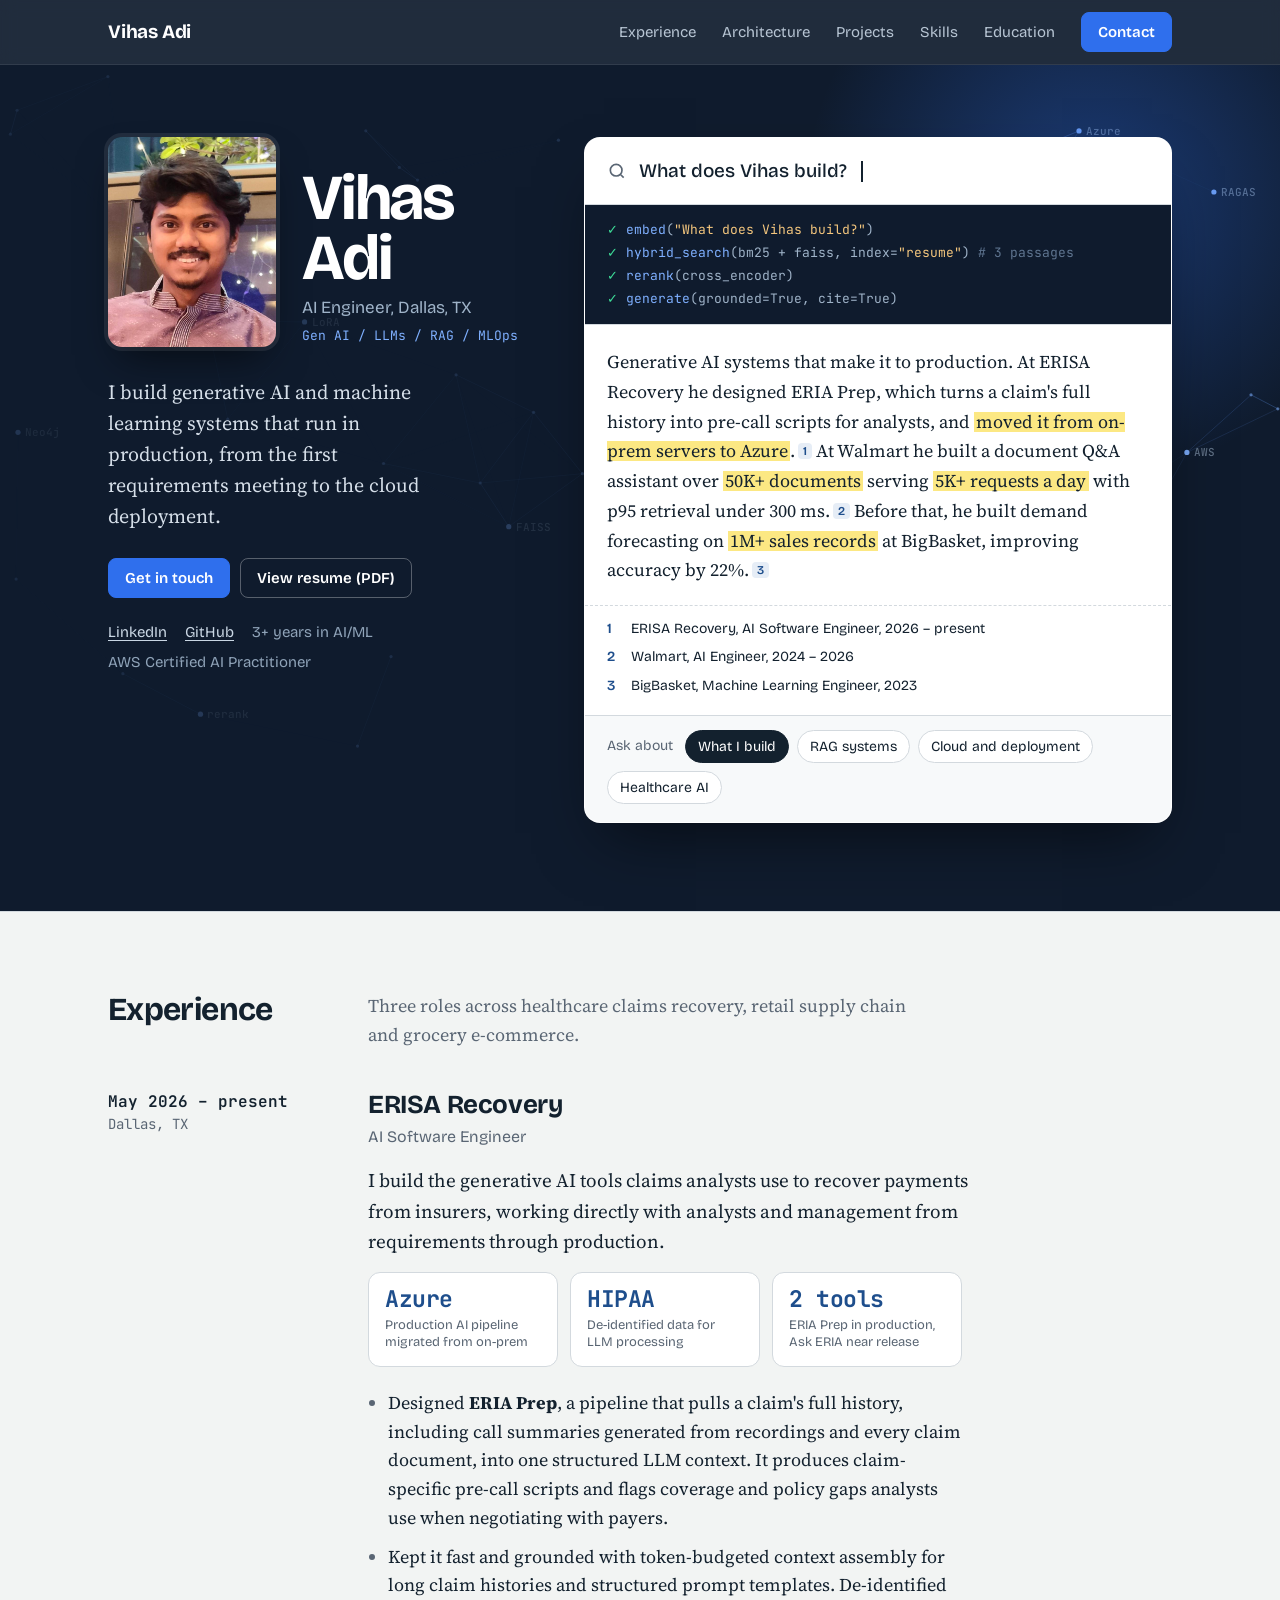
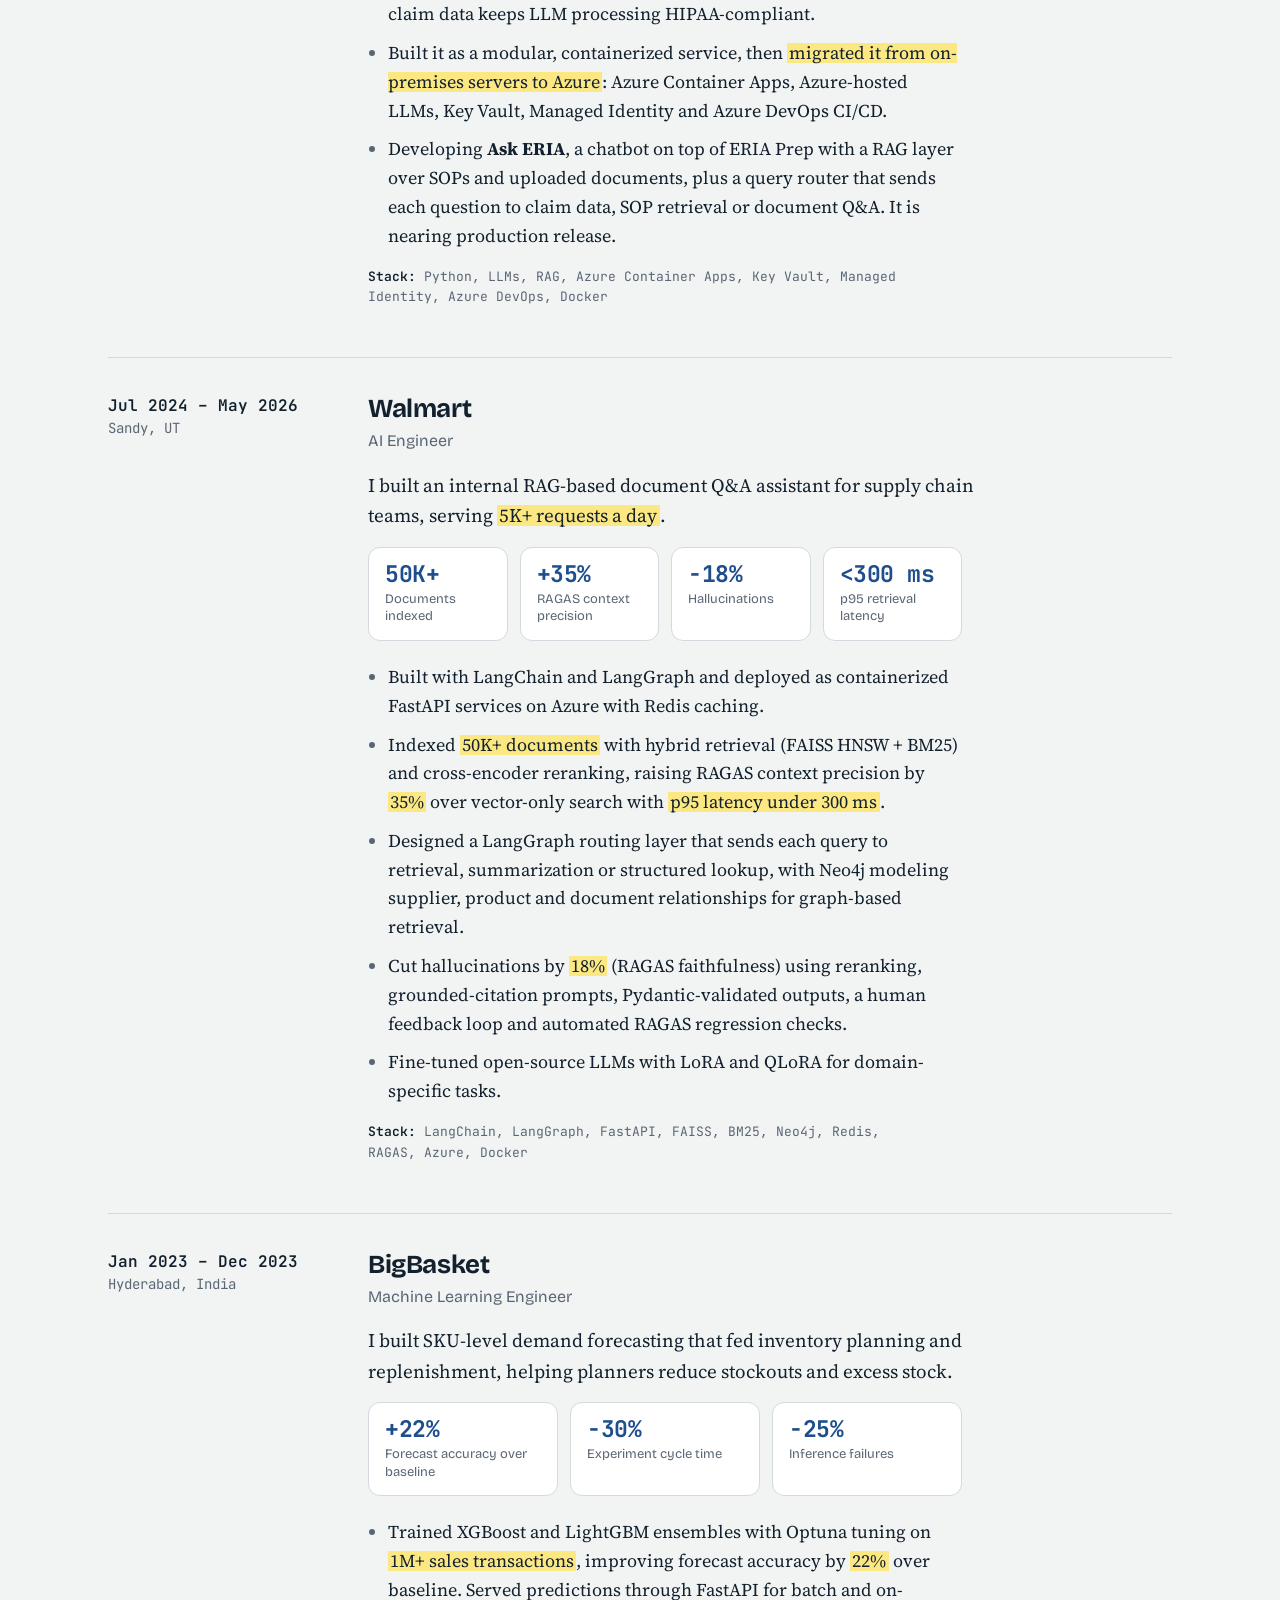
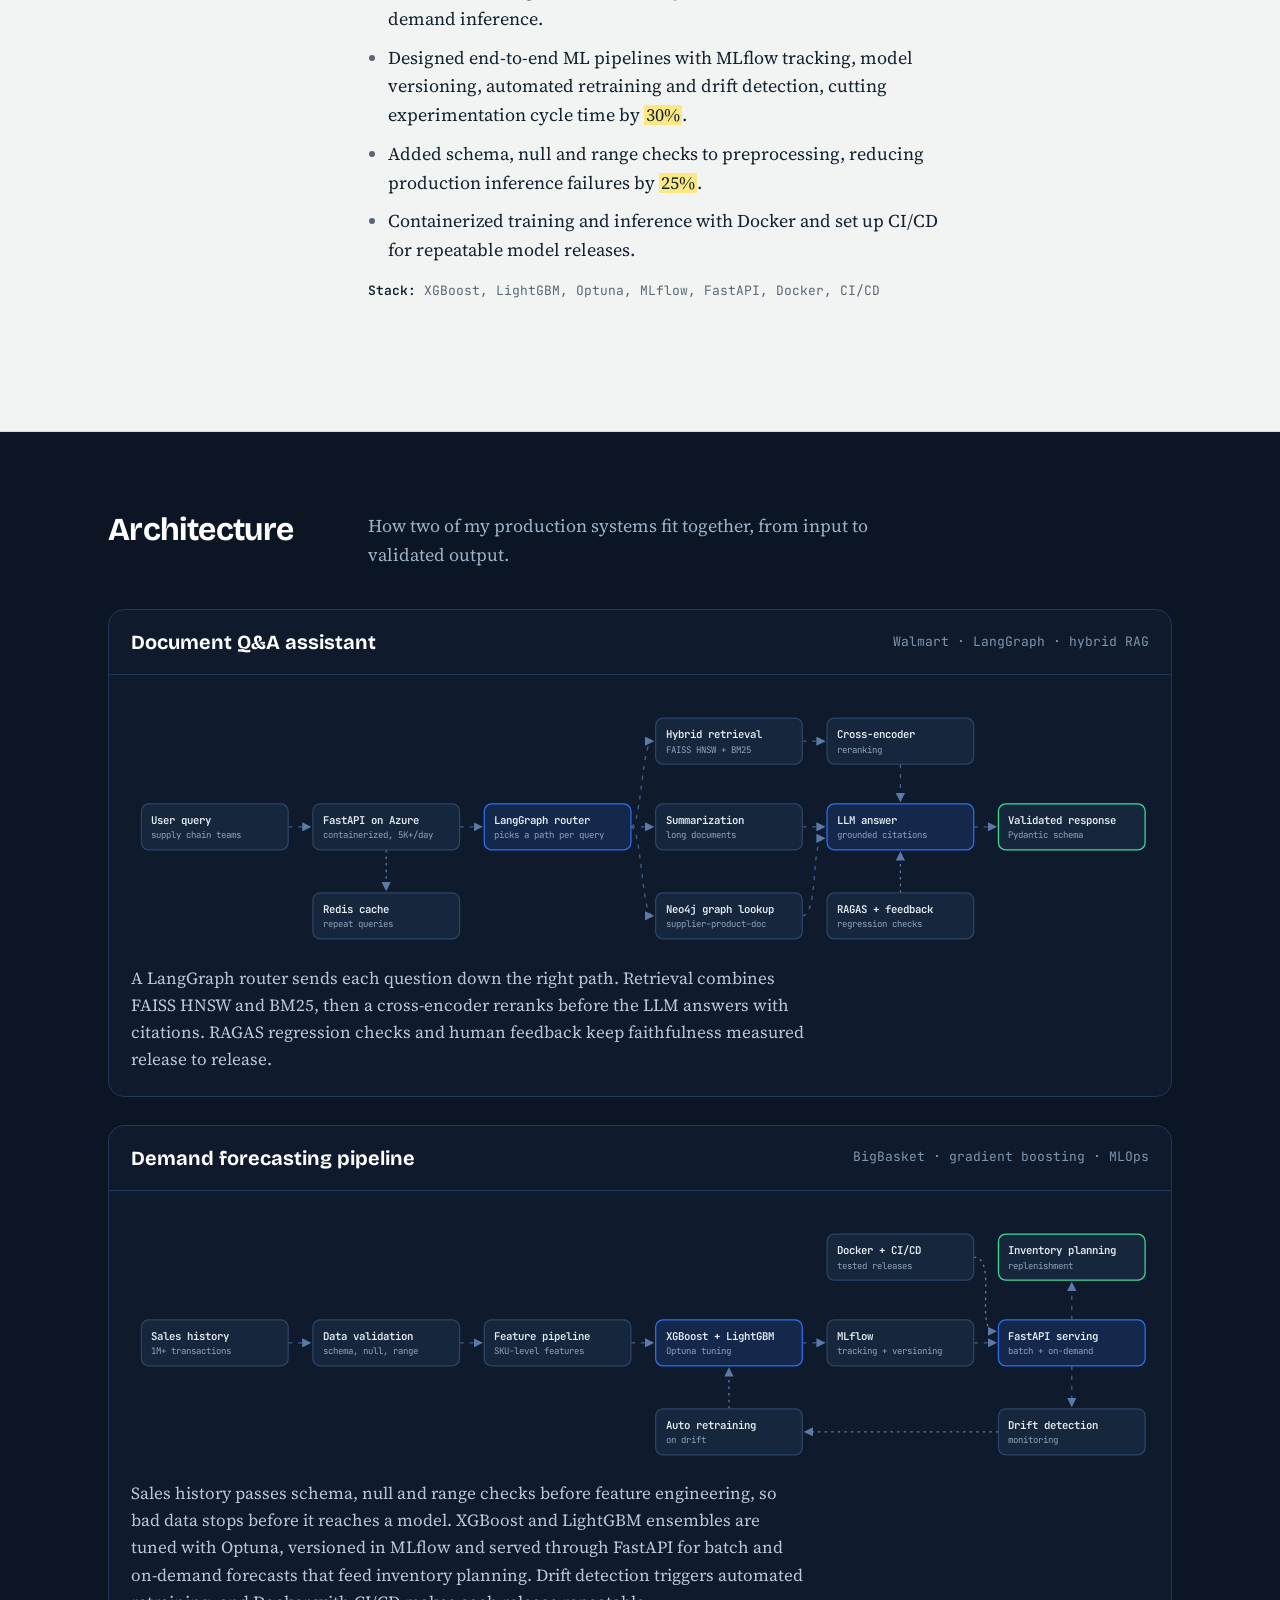
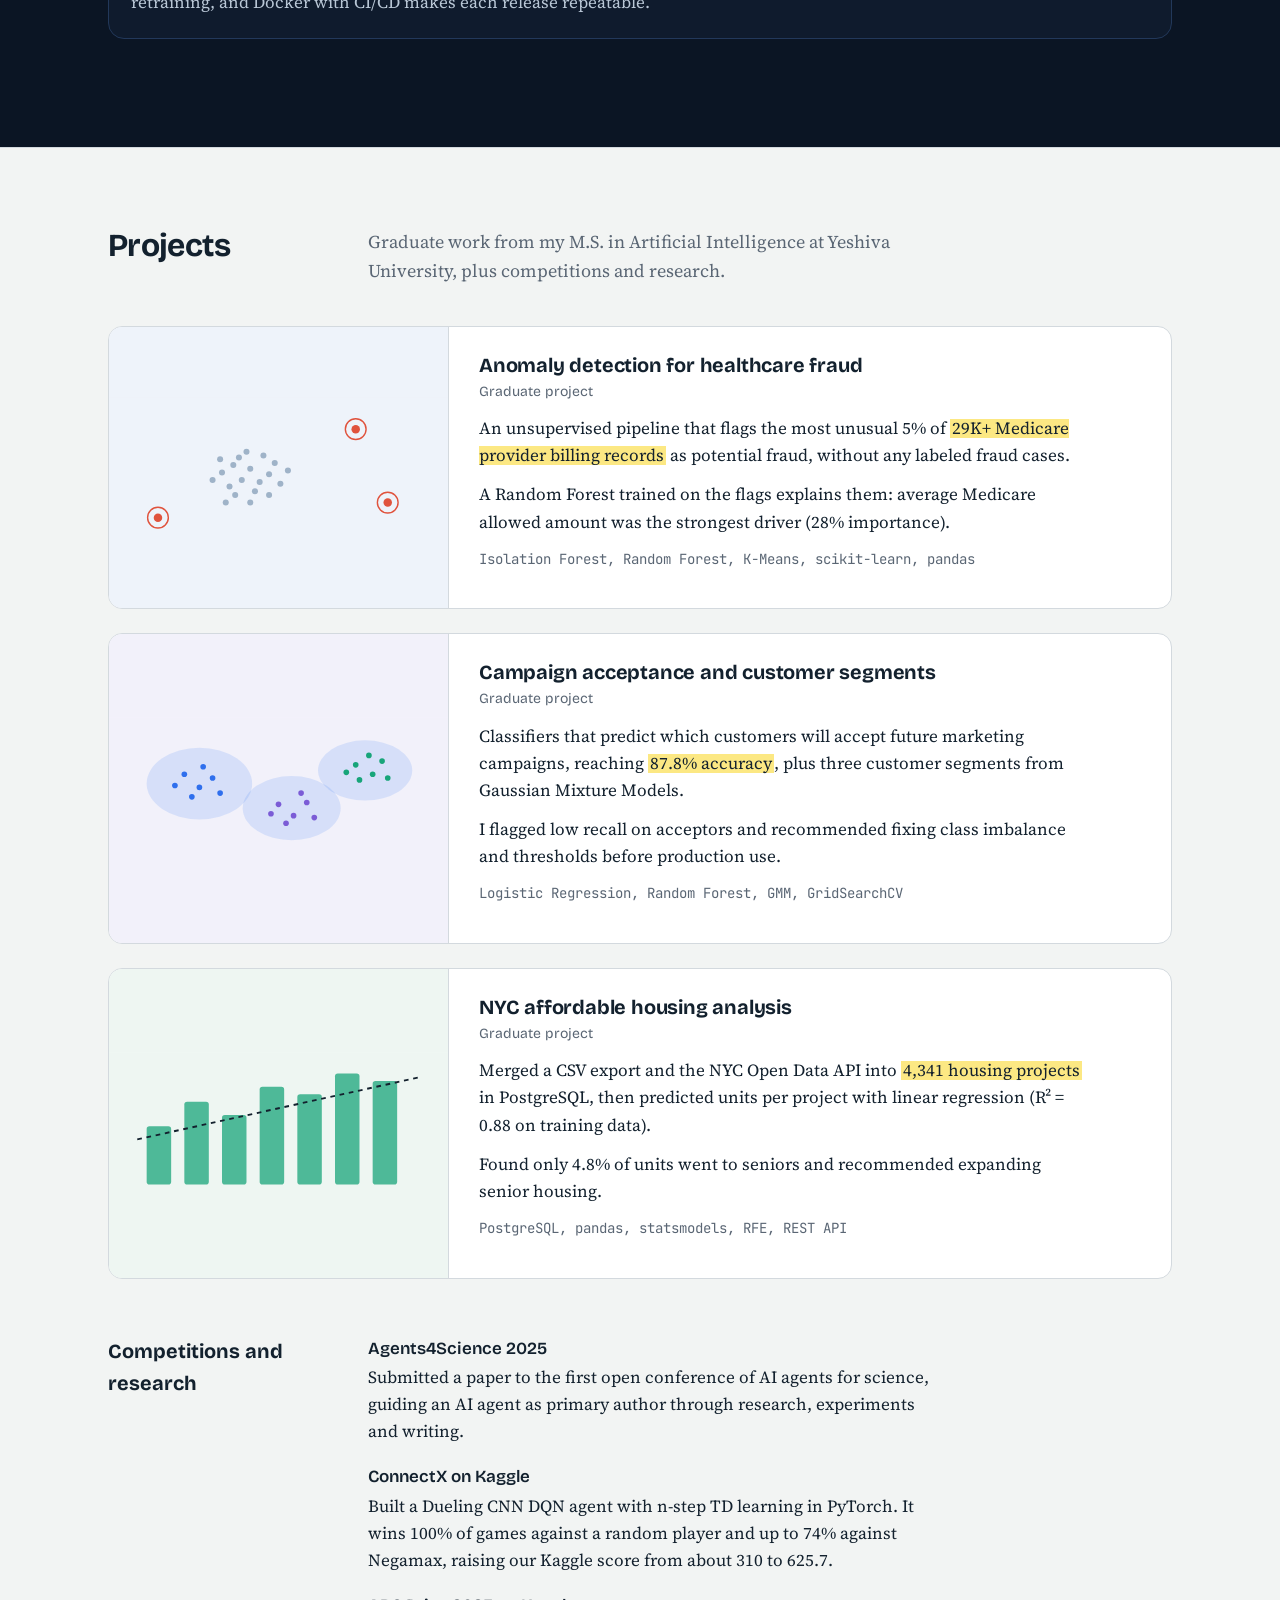
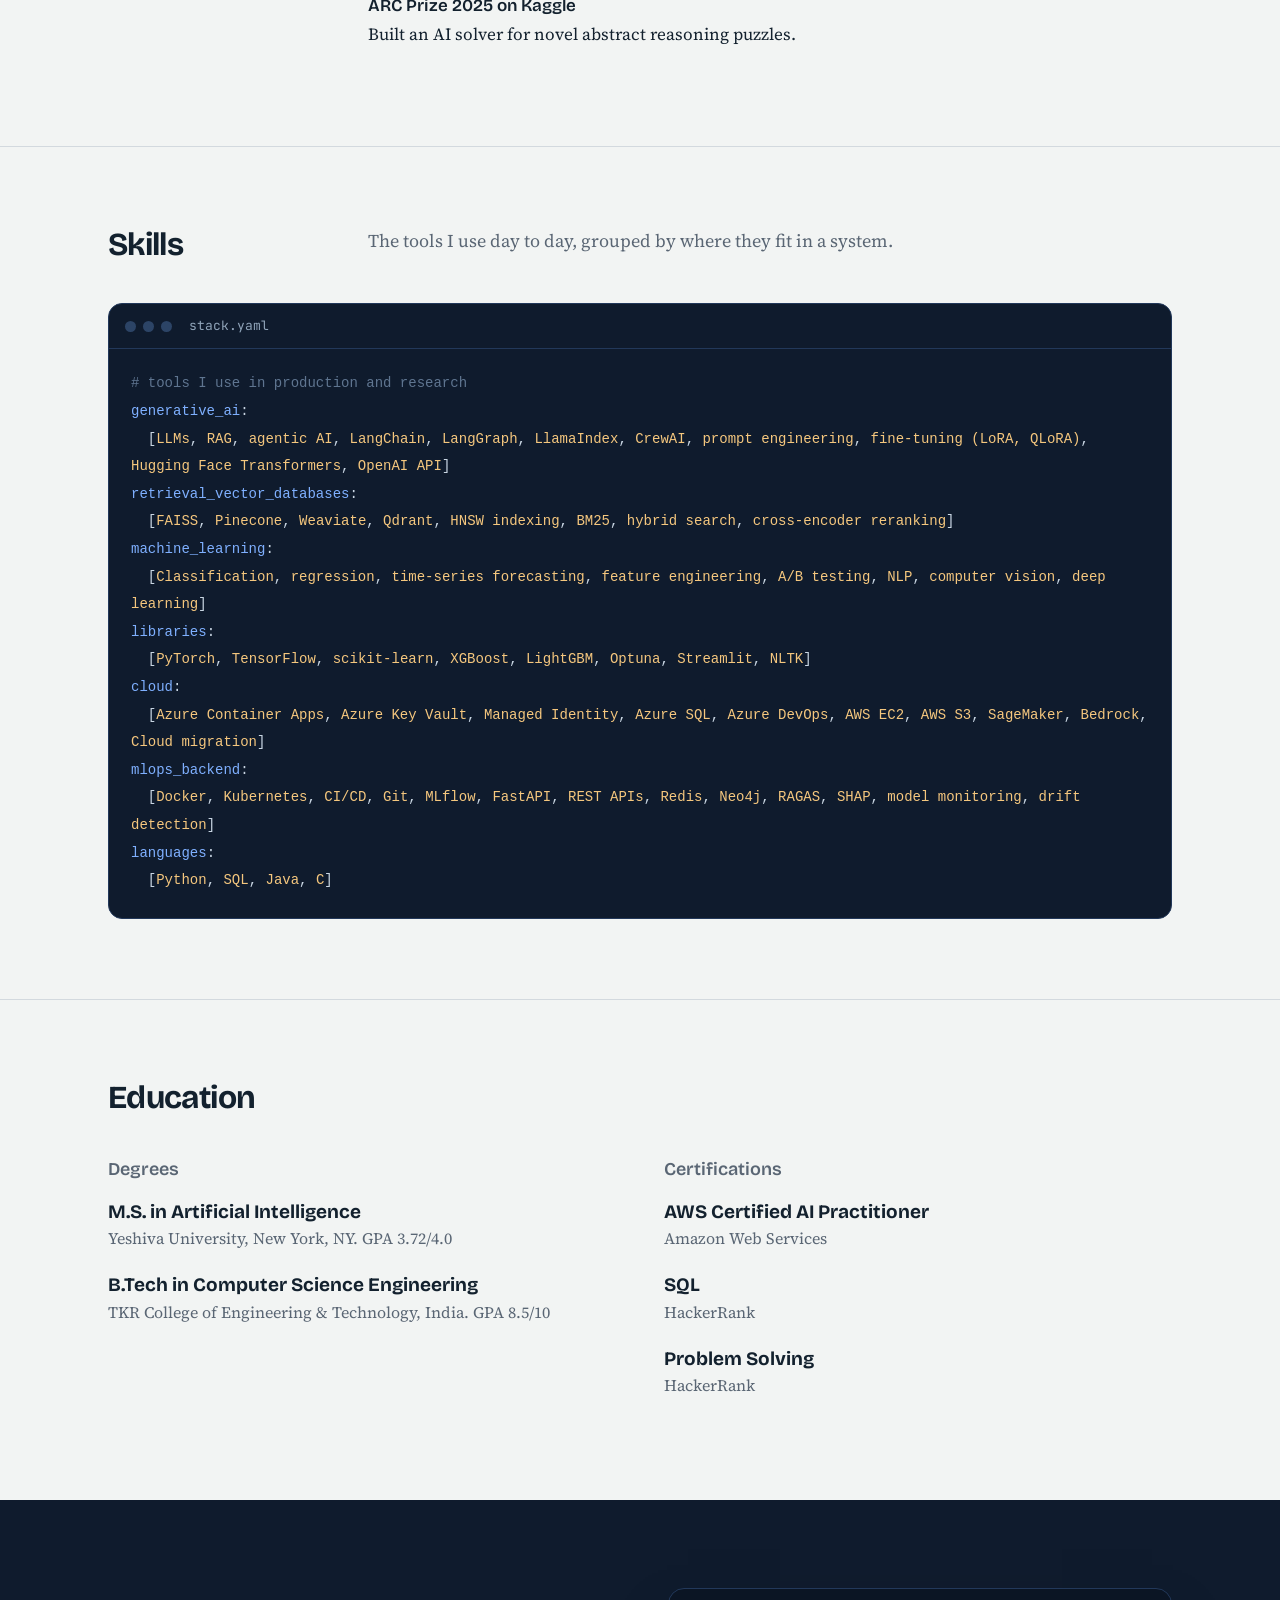
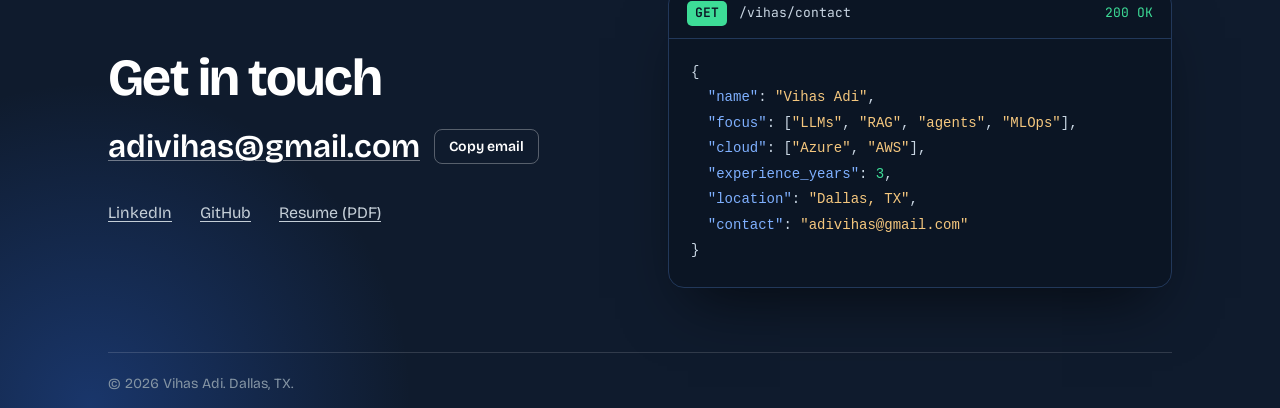
<file: index.html>
<!DOCTYPE html>
<html lang="en">
<head>
<meta charset="utf-8">
<meta name="viewport" content="width=device-width, initial-scale=1">
<title>Vihas Adi | AI Engineer</title>
<meta name="description" content="Vihas Adi is an AI engineer in Dallas, TX who builds production generative AI and machine learning systems: RAG, LLM applications, ML pipelines and cloud deployments on Azure and AWS.">
<link rel="preconnect" href="https://fonts.googleapis.com">
<link rel="preconnect" href="https://fonts.gstatic.com" crossorigin>
<link href="https://fonts.googleapis.com/css2?family=JetBrains+Mono:wght@400;500;600&family=Bricolage+Grotesque:opsz,wght@12..96,400;12..96,500;12..96,600;12..96,700&family=Source+Serif+4:ital,opsz,wght@0,8..60,400;0,8..60,600;1,8..60,400&display=swap" rel="stylesheet">
<style>
:root{
  --paper:#F2F4F3;
  --surface:#FFFFFF;
  --ink:#13212E;
  --muted:#5A6674;
  --rule:#D3D9DE;
  --blue:#1E4E8C;
  --mark:#FCE883;
  --sans:"Bricolage Grotesque", system-ui, sans-serif;
  --serif:"Source Serif 4", Georgia, serif;
  --mono:"JetBrains Mono", ui-monospace, Menlo, monospace;
  --wrap:1120px;
}
*{box-sizing:border-box}
html{scroll-behavior:smooth;scroll-padding-top:84px}
body{margin:0;background:var(--paper);color:var(--ink);font-family:var(--serif);font-size:18px;line-height:1.6;-webkit-font-smoothing:antialiased}
a{color:var(--blue);text-underline-offset:3px;text-decoration-thickness:1px}
a:hover{text-decoration-thickness:2px}
:focus-visible{outline:3px solid var(--blue);outline-offset:3px;border-radius:4px}
mark{background:linear-gradient(transparent 12%, var(--mark) 12%, var(--mark) 92%, transparent 92%);color:inherit;padding:0 .12em}
.wrap{max-width:var(--wrap);margin:0 auto;padding:0 28px}
.skip{position:absolute;left:-999px;top:8px;background:var(--ink);color:#fff;padding:8px 14px;border-radius:6px;z-index:20}
.skip:focus{left:8px}

/* Top bar */
.top{position:sticky;top:0;z-index:10;background:rgba(15,27,45,.92);backdrop-filter:blur(8px);border-bottom:1px solid rgba(255,255,255,.08)}
.top .wrap{display:flex;align-items:center;justify-content:space-between;height:64px;gap:20px}
.brand{font-family:var(--sans);font-weight:700;font-size:19px;color:#fff;text-decoration:none;letter-spacing:-.01em}
.nav{display:flex;align-items:center;gap:26px;font-family:var(--sans);font-size:15px}
.nav a{color:#B7C5D3;text-decoration:none}
.nav a:hover{color:#fff}
.nav .btn{color:#fff;background:#2F6FED;border-color:#2F6FED}
.btn{display:inline-flex;align-items:center;gap:8px;font-family:var(--sans);font-weight:600;font-size:15px;padding:10px 16px;border-radius:8px;text-decoration:none;border:1px solid var(--ink);background:var(--ink);color:#fff;cursor:pointer;line-height:1.2}
.btn:hover{background:#22374B;text-decoration:none}
.btn.ghost{background:transparent;color:var(--ink);border-color:var(--rule)}
.btn.ghost:hover{border-color:var(--ink);background:var(--surface)}

/* Hero */
.hero{position:relative;padding:72px 0 88px;background:#0F1B2D;color:#E7EDF4;overflow:hidden}
#net{position:absolute;inset:0;width:100%;height:100%;display:block;-webkit-mask-image:linear-gradient(90deg,rgba(0,0,0,.18) 0%,rgba(0,0,0,.25) 42%,#000 75%);mask-image:linear-gradient(90deg,rgba(0,0,0,.18) 0%,rgba(0,0,0,.25) 42%,#000 75%)}
.hero::after{content:"";position:absolute;width:620px;height:620px;right:-120px;top:-180px;background:radial-gradient(circle,rgba(47,111,237,.38),transparent 65%);pointer-events:none}
.hero .wrap{position:relative;z-index:1}
.hero .wrap{display:grid;grid-template-columns:minmax(0,5fr) minmax(0,7fr);gap:56px;align-items:start}
.id{display:grid;grid-template-columns:168px 1fr;gap:26px;align-items:end}
.id img{width:168px;height:210px;object-fit:cover;border-radius:14px;display:block;box-shadow:0 0 0 4px rgba(255,255,255,.08),0 20px 40px -12px rgba(0,0,0,.6)}
.id h1{font-family:var(--sans);font-weight:700;font-size:clamp(44px,5.4vw,64px);line-height:.95;letter-spacing:-.035em;margin:0;color:#fff}
.role{font-family:var(--sans);font-size:17px;color:#9FB3C8;margin:8px 0 0;line-height:1.35}
.tags-mono{font-family:var(--mono);font-size:13px;color:#7FB0FF;margin:6px 0 0}
.intro{color:#D5DEE8;font-size:20px;line-height:1.55;margin:30px 0 26px;max-width:34ch}
.actions{display:flex;flex-wrap:wrap;gap:10px}
.meta{font-family:var(--sans);font-size:15px;color:#8FA3B8;margin-top:22px;display:flex;flex-wrap:wrap;gap:6px 18px}
.meta a{color:#C9D6E3}
.hero .btn{background:#2F6FED;border-color:#2F6FED}
.hero .btn:hover{background:#4A82F0}
.hero .btn.ghost{background:transparent;color:#fff;border-color:rgba(255,255,255,.3)}
.hero .btn.ghost:hover{border-color:#fff;background:rgba(255,255,255,.06)}
.status{display:inline-flex;align-items:center;gap:8px;font-family:var(--mono);font-size:13px;color:#C9D6E3;border:1px solid rgba(255,255,255,.18);border-radius:999px;padding:6px 12px;margin-bottom:28px}
.status i{width:8px;height:8px;border-radius:50%;background:#3DDC97;box-shadow:0 0 0 4px rgba(61,220,151,.18)}

/* Ask panel: the one memorable thing */
.ask{background:var(--surface);color:var(--ink);border:1px solid rgba(255,255,255,.2);border-radius:16px;overflow:hidden;box-shadow:0 30px 60px -20px rgba(0,0,0,.55)}
.ask-q{display:flex;align-items:center;gap:12px;padding:18px 22px;border-bottom:1px solid var(--rule);font-family:var(--sans);font-size:19px;font-weight:500;min-height:64px}
.ask-q svg{flex:none;color:var(--muted)}
.caret{display:inline-block;width:2px;height:1.1em;background:var(--ink);vertical-align:-3px;margin-left:2px;animation:blink 1s steps(1) infinite}
@keyframes blink{50%{opacity:0}}
.trace{list-style:none;margin:0;padding:14px 22px;background:#0F1B2D;color:#9FB3C8;font-family:var(--mono);font-size:13px;line-height:1.75;border-bottom:1px solid var(--rule);min-height:120px}
.trace li{opacity:0;transform:translateY(3px);transition:opacity .25s,transform .25s;white-space:nowrap;overflow:hidden;text-overflow:ellipsis}
.trace li.on{opacity:1;transform:none}
.trace .ok{color:#3DDC97;margin-right:8px}
.trace .fn{color:#7FB0FF}
.trace .str{color:#F5C77E}
.trace .cm{color:#5F7590}
.ask-a{padding:22px 22px 6px;font-size:18px;line-height:1.65;min-height:200px;transition:opacity .35s ease}
.ask-a.hidden{opacity:0}
.ask-a p{margin:0 0 14px}
.cite{font-family:var(--sans);font-size:12px;font-weight:600;color:var(--blue);background:#E6EDF6;border-radius:4px;padding:1px 5px;margin-left:3px;text-decoration:none;vertical-align:2px}
.cite:hover{background:var(--blue);color:#fff}
.sources{list-style:none;margin:0;padding:12px 22px 18px;display:flex;flex-direction:column;gap:6px;font-family:var(--sans);font-size:14px;color:var(--muted);border-top:1px dashed var(--rule)}
.sources a{color:var(--ink);text-decoration:none}
.sources a:hover{text-decoration:underline}
.sources b{display:inline-block;min-width:24px;color:var(--blue);font-weight:600}
.chips{display:flex;flex-wrap:wrap;gap:8px;padding:14px 22px 18px;background:#F7F9FA;border-top:1px solid var(--rule)}
.chips span{font-family:var(--sans);font-size:14px;color:var(--muted);align-self:center;margin-right:4px}
.chip{font-family:var(--sans);font-size:14px;padding:7px 12px;border-radius:999px;border:1px solid var(--rule);background:var(--surface);color:var(--ink);cursor:pointer}
.chip:hover{border-color:var(--ink)}
.chip[aria-pressed="true"]{background:var(--ink);color:#fff;border-color:var(--ink)}

/* Sections */
section.block{padding:80px 0;border-top:1px solid var(--rule)}
.head{display:grid;grid-template-columns:220px 1fr;gap:40px;margin-bottom:40px}
.head h2{font-family:var(--sans);font-weight:700;font-size:32px;letter-spacing:-.02em;line-height:1.1;margin:0}
.head p{margin:0;color:var(--muted);max-width:60ch}

/* Experience timeline */
.job{display:grid;grid-template-columns:220px 1fr;gap:40px;padding:36px 0;border-top:1px solid var(--rule)}
.job:first-of-type{border-top:0;padding-top:0}
.when{font-family:var(--mono);font-size:14px;color:var(--muted);line-height:1.5}
.when strong{display:block;color:var(--ink);font-weight:600;font-size:16px}
.job h3{font-family:var(--sans);font-weight:700;font-size:26px;letter-spacing:-.015em;margin:0;line-height:1.15}
.job .title{font-family:var(--sans);color:var(--muted);font-size:16px;margin:4px 0 16px}
.job .lead{font-size:19px;margin:0 0 16px;max-width:62ch}
.job ul{margin:0;padding-left:20px;max-width:66ch}
.job li{margin-bottom:10px}
.job li::marker{color:var(--muted)}
.stack{font-family:var(--mono);font-size:13px;color:var(--muted);margin-top:16px;max-width:66ch}
.stack b{color:var(--ink);font-weight:600}

/* Results tiles */
.results{display:grid;grid-template-columns:repeat(auto-fit,minmax(118px,1fr));gap:12px;margin:0 0 22px;max-width:66ch}
.results div{background:var(--surface);border:1px solid var(--rule);border-radius:12px;padding:14px 16px}
.results b{display:block;font-family:var(--mono);font-size:23px;font-weight:700;letter-spacing:-.02em;color:var(--blue);line-height:1.1}
.results span{font-family:var(--sans);font-size:13px;color:var(--muted);line-height:1.35;display:block;margin-top:4px}

/* Architecture */
.arch{background:#0B1524;color:#E7EDF4;padding:88px 0;border-top:0}
.arch .head h2{color:#fff}
.arch .head p{color:#9FB3C8}
.sys{border:1px solid #22385A;border-radius:16px;background:#0F1B2D;margin-bottom:28px;overflow:hidden}
.sys-top{display:flex;flex-wrap:wrap;justify-content:space-between;gap:8px 20px;padding:16px 22px;border-bottom:1px solid #22385A}
.sys-top h3{font-family:var(--sans);font-size:20px;margin:0;color:#fff}
.sys-top span{font-family:var(--mono);font-size:13px;color:#7F95AE;align-self:center}
.sys-fig{overflow-x:auto;padding:20px 16px 8px}
.sys-fig svg{display:block;min-width:900px;width:100%;height:auto}
.sys p{margin:0;padding:6px 22px 22px;color:#B9C7D6;font-size:17px;max-width:80ch}
.dt{font-family:var(--mono);font-size:13px;font-weight:600;fill:#E7EDF4}
.ds{font-family:var(--mono);font-size:11px;fill:#8FA3B8}
.edge{fill:none;stroke:#3F5F8A;stroke-width:1.6}
.edge.flow{stroke-dasharray:5 7;animation:flow 1.6s linear infinite}
.edge.dash{stroke-dasharray:3 5;stroke:#5B7BA6}
@keyframes flow{to{stroke-dashoffset:-24}}

/* Projects */
.projects{display:flex;flex-direction:column;gap:24px}
.proj{background:var(--surface);border:1px solid var(--rule);border-radius:14px;overflow:hidden;display:grid;grid-template-columns:340px 1fr}
.proj .body{padding:20px 22px 22px}
.fig{display:block;width:100%;height:100%;min-height:220px;border-right:1px solid var(--rule)}
.proj .body{padding:26px 30px 26px}
.proj h3{font-size:23px}
.proj p{max-width:68ch}
.proj h3{font-family:var(--sans);font-weight:700;font-size:20px;line-height:1.2;letter-spacing:-.01em;margin:0 0 4px}
.proj .ctx{font-family:var(--sans);font-size:14px;color:var(--muted);margin:0 0 12px}
.proj p{margin:0 0 12px;font-size:17px}
.proj p.stack{margin-top:4px;font-size:14px}
.other{margin-top:56px;display:grid;grid-template-columns:220px 1fr;gap:40px}
.other h3{font-family:var(--sans);font-weight:700;font-size:20px;margin:0}
.other dl{margin:0}
.other dt{font-family:var(--sans);font-weight:600;font-size:17px}
.other dd{margin:2px 0 18px;max-width:64ch;font-size:17px}

/* Skills */
.editor{background:#0F1B2D;border:1px solid #22385A;border-radius:14px;overflow:hidden}
.ed-top{display:flex;align-items:center;gap:7px;padding:12px 16px;border-bottom:1px solid #22385A}
.ed-top i{width:11px;height:11px;border-radius:50%;background:#2C4466}
.ed-top span{font-family:var(--mono);font-size:13px;color:#8FA3B8;margin-left:10px}
.editor pre{margin:0;padding:20px 22px 24px;overflow-x:auto;font-family:var(--mono);font-size:14px;line-height:1.9;color:#C9D6E3;white-space:pre-wrap}
.editor .k{color:#7FB0FF}
.editor .v{color:#F5C77E}
.editor .cm{color:#5F7590}
.skills{display:grid;grid-template-columns:repeat(2,minmax(0,1fr));gap:28px 48px;margin:0}
.skills div{border-top:1px solid var(--rule);padding-top:16px}
.skills dt{font-family:var(--sans);font-weight:600;font-size:16px;margin-bottom:4px}
.skills dd{margin:6px 0 0;display:flex;flex-wrap:wrap;gap:8px}
.tag{font-family:var(--sans);font-size:14px;padding:5px 11px;border-radius:999px;background:var(--surface);border:1px solid var(--rule);color:#2A3A49}

/* Education */
.edu{display:grid;grid-template-columns:repeat(2,minmax(0,1fr));gap:48px}
.edu h3{font-family:var(--sans);font-size:18px;font-weight:600;margin:0 0 16px;color:var(--muted)}
.edu .item{margin-bottom:20px}
.edu .item strong{font-family:var(--sans);font-size:19px;display:block;line-height:1.3}
.edu .item span{color:var(--muted);font-size:16px}

/* Contact */
.contact{background:#0F1B2D;color:#E9EEF2;padding:88px 0 40px}
.contact h2{font-family:var(--sans);font-weight:700;font-size:clamp(34px,4.2vw,52px);letter-spacing:-.03em;line-height:1.04;margin:0 0 16px;color:#fff;max-width:14ch}
.contact p{max-width:52ch;margin:0 0 20px;font-size:19px;color:#C4CED7}
.mail{display:flex;flex-wrap:wrap;align-items:center;gap:14px;margin-bottom:28px}
.mail a{font-family:var(--sans);font-size:clamp(22px,3vw,32px);font-weight:600;color:#fff;text-decoration-color:rgba(255,255,255,.4)}
.copy{font-family:var(--sans);font-size:14px;font-weight:600;padding:8px 14px;border-radius:8px;border:1px solid rgba(255,255,255,.3);background:transparent;color:#fff;cursor:pointer}
.copy:hover{border-color:#fff}
.contact .links{display:flex;flex-wrap:wrap;gap:10px 28px;font-family:var(--sans);font-size:16px}
.contact .links a{color:#C4CED7}
.contact .links a:hover{color:#fff}
.foot{margin-top:64px;padding-top:20px;border-top:1px solid rgba(255,255,255,.14);font-family:var(--sans);font-size:14px;color:#8494A3}

.contact{position:relative;overflow:hidden}
.contact::after{content:"";position:absolute;width:700px;height:700px;left:-260px;bottom:-320px;background:radial-gradient(circle,rgba(47,111,237,.32),transparent 65%);pointer-events:none}
.contact .wrap{position:relative;z-index:1}
.c-grid{display:grid;grid-template-columns:minmax(0,1fr) minmax(0,1fr);gap:56px;align-items:center}
.roles{list-style:none;margin:0 0 32px;padding:0;display:flex;flex-wrap:wrap;gap:10px}
.roles li{font-family:var(--sans);font-size:15px;font-weight:500;color:#fff;padding:8px 14px 8px 12px;border-radius:999px;border:1px solid rgba(127,176,255,.35);background:rgba(47,111,237,.14);display:flex;align-items:center;gap:8px}
.roles li::before{content:"";width:7px;height:7px;border-radius:50%;background:#3DDC97}
.api{background:#0B1524;border:1px solid #22385A;border-radius:16px;overflow:hidden;box-shadow:0 30px 60px -20px rgba(0,0,0,.6)}
.api-top{display:flex;align-items:center;gap:12px;padding:12px 18px;border-bottom:1px solid #22385A;font-family:var(--mono);font-size:13px;color:#C9D6E3}
.api-top .verb{color:#0B1524;background:#3DDC97;font-weight:600;padding:2px 8px;border-radius:5px}
.api-top .code{margin-left:auto;color:#3DDC97}
.api pre{margin:0;padding:20px 22px 24px;font-family:var(--mono);font-size:14px;line-height:1.75;color:#C9D6E3;overflow-x:auto}
.api .k{color:#7FB0FF}.api .v{color:#F5C77E}.api .n{color:#3DDC97}
@media (max-width:960px){.c-grid{grid-template-columns:1fr;gap:40px}}

/* Responsive */
@media (max-width:960px){
  .hero .wrap{grid-template-columns:1fr;gap:40px}
  .intro{max-width:46ch}
  
}
@media (max-width:760px){
  body{font-size:17px}
  .nav a:not(.btn){display:none}
  .hero{padding:40px 0 56px}
  .id{grid-template-columns:110px 1fr;gap:18px}
  .id img{width:110px;height:138px}
  .head,.job,.other{grid-template-columns:1fr;gap:10px}
  .head{margin-bottom:28px}
  .job{gap:12px}
  .skills,.edu{grid-template-columns:1fr}
  .proj{grid-template-columns:1fr}
  .fig{height:150px;min-height:0;border-right:0;border-bottom:1px solid var(--rule)}
  section.block{padding:60px 0}
  .ask-a{min-height:0}
}
@media (prefers-reduced-motion:reduce){
  .edge.flow{animation:none}
  .trace li{transition:none}
  html{scroll-behavior:auto}
  .caret{animation:none}
  .ask-a{transition:none}
}
</style>
</head>
<body>
<a class="skip" href="#main">Skip to content</a>

<header class="top">
  <div class="wrap">
    <a class="brand" href="#top">Vihas Adi</a>
    <nav class="nav" aria-label="Main">
      <a href="#experience">Experience</a>
      <a href="#architecture">Architecture</a>
      <a href="#projects">Projects</a>
      <a href="#skills">Skills</a>
      <a href="#education">Education</a>
      <a class="btn" href="#contact">Contact</a>
    </nav>
  </div>
</header>

<main id="main">
<section class="hero" id="top">
  <canvas id="net" aria-hidden="true"></canvas>
  <div class="wrap">
    <div>
      <div class="id">
        <img src="assets/vihas.jpg" alt="Portrait of Vihas Adi" width="168" height="210">
        <div>
          <h1>Vihas<br>Adi</h1>
          <p class="role">AI Engineer, Dallas, TX</p>
          <p class="tags-mono">Gen AI / LLMs / RAG / MLOps</p>
        </div>
      </div>
      <p class="intro">I build generative AI and machine learning systems that run in production, from the first requirements meeting to the cloud deployment.</p>
      <div class="actions">
        <a class="btn" href="#contact">Get in touch</a>
        <a class="btn ghost" href="https://drive.google.com/file/d/1sa3YesFUQ30bhpmMl-ifszQ9lJoW9Q9A/view?usp=sharing" target="_blank" rel="noopener">View resume (PDF)</a>
      </div>
      <div class="meta">
        <a href="https://www.linkedin.com/in/vihas-adi-009531294/" target="_blank" rel="noopener">LinkedIn</a>
        <a href="https://github.com/Vihasadi" target="_blank" rel="noopener">GitHub</a>
        <span>3+ years in AI/ML</span>
        <span>AWS Certified AI Practitioner</span>
      </div>
    </div>

    <div class="ask" aria-label="Questions about my work">
      <div class="ask-q">
        <svg width="20" height="20" viewBox="0 0 24 24" fill="none" stroke="currentColor" stroke-width="2" aria-hidden="true"><circle cx="11" cy="11" r="7"/><path d="m20 20-3.5-3.5"/></svg>
        <span id="q" aria-live="polite"></span><span class="caret" id="caret" aria-hidden="true"></span>
      </div>
      <ol class="trace" id="trace" aria-label="Retrieval steps"></ol>
      <div class="ask-a" id="a" aria-live="polite"></div>
      <ol class="sources" id="src" aria-label="Sources"></ol>
      <div class="chips" role="group" aria-label="Ask another question">
        <span>Ask about</span>
        <button class="chip" data-k="build" aria-pressed="true">What I build</button>
        <button class="chip" data-k="rag" aria-pressed="false">RAG systems</button>
        <button class="chip" data-k="cloud" aria-pressed="false">Cloud and deployment</button>
        <button class="chip" data-k="health" aria-pressed="false">Healthcare AI</button>
      </div>
    </div>
  </div>
</section>

<section class="block" id="experience">
  <div class="wrap">
    <div class="head">
      <h2>Experience</h2>
      <p>Three roles across healthcare claims recovery, retail supply chain and grocery e-commerce.</p>
    </div>

    <article class="job" id="erisa">
      <div class="when"><strong>May 2026 – present</strong>Dallas, TX</div>
      <div>
        <h3>ERISA Recovery</h3>
        <p class="title">AI Software Engineer</p>
        <p class="lead">I build the generative AI tools claims analysts use to recover payments from insurers, working directly with analysts and management from requirements through production.</p>
        <div class="results">
          <div><b>Azure</b><span>Production AI pipeline migrated from on-prem</span></div>
          <div><b>HIPAA</b><span>De-identified data for LLM processing</span></div>
          <div><b>2 tools</b><span>ERIA Prep in production, Ask ERIA near release</span></div>
        </div>
        <ul>
          <li>Designed <strong>ERIA Prep</strong>, a pipeline that pulls a claim's full history, including call summaries generated from recordings and every claim document, into one structured LLM context. It produces claim-specific pre-call scripts and flags coverage and policy gaps analysts use when negotiating with payers.</li>
          <li>Kept it fast and grounded with token-budgeted context assembly for long claim histories and structured prompt templates. De-identified claim data keeps LLM processing HIPAA-compliant.</li>
          <li>Built it as a modular, containerized service, then <mark>migrated it from on-premises servers to Azure</mark>: Azure Container Apps, Azure-hosted LLMs, Key Vault, Managed Identity and Azure DevOps CI/CD.</li>
          <li>Developing <strong>Ask ERIA</strong>, a chatbot on top of ERIA Prep with a RAG layer over SOPs and uploaded documents, plus a query router that sends each question to claim data, SOP retrieval or document Q&amp;A. It is nearing production release.</li>
        </ul>
        <p class="stack"><b>Stack:</b> Python, LLMs, RAG, Azure Container Apps, Key Vault, Managed Identity, Azure DevOps, Docker</p>
      </div>
    </article>

    <article class="job" id="walmart">
      <div class="when"><strong>Jul 2024 – May 2026</strong>Sandy, UT</div>
      <div>
        <h3>Walmart</h3>
        <p class="title">AI Engineer</p>
        <p class="lead">I built an internal RAG-based document Q&amp;A assistant for supply chain teams, serving <mark>5K+ requests a day</mark>.</p>
        <div class="results">
          <div><b>50K+</b><span>Documents indexed</span></div>
          <div><b>+35%</b><span>RAGAS context precision</span></div>
          <div><b>−18%</b><span>Hallucinations</span></div>
          <div><b>&lt;300 ms</b><span>p95 retrieval latency</span></div>
        </div>
        <ul>
          <li>Built with LangChain and LangGraph and deployed as containerized FastAPI services on Azure with Redis caching.</li>
          <li>Indexed <mark>50K+ documents</mark> with hybrid retrieval (FAISS HNSW + BM25) and cross-encoder reranking, raising RAGAS context precision by <mark>35%</mark> over vector-only search with <mark>p95 latency under 300 ms</mark>.</li>
          <li>Designed a LangGraph routing layer that sends each query to retrieval, summarization or structured lookup, with Neo4j modeling supplier, product and document relationships for graph-based retrieval.</li>
          <li>Cut hallucinations by <mark>18%</mark> (RAGAS faithfulness) using reranking, grounded-citation prompts, Pydantic-validated outputs, a human feedback loop and automated RAGAS regression checks.</li>
          <li>Fine-tuned open-source LLMs with LoRA and QLoRA for domain-specific tasks.</li>
        </ul>
        <p class="stack"><b>Stack:</b> LangChain, LangGraph, FastAPI, FAISS, BM25, Neo4j, Redis, RAGAS, Azure, Docker</p>
      </div>
    </article>

    <article class="job" id="bigbasket">
      <div class="when"><strong>Jan 2023 – Dec 2023</strong>Hyderabad, India</div>
      <div>
        <h3>BigBasket</h3>
        <p class="title">Machine Learning Engineer</p>
        <p class="lead">I built SKU-level demand forecasting that fed inventory planning and replenishment, helping planners reduce stockouts and excess stock.</p>
        <div class="results">
          <div><b>+22%</b><span>Forecast accuracy over baseline</span></div>
          <div><b>−30%</b><span>Experiment cycle time</span></div>
          <div><b>−25%</b><span>Inference failures</span></div>
        </div>
        <ul>
          <li>Trained XGBoost and LightGBM ensembles with Optuna tuning on <mark>1M+ sales transactions</mark>, improving forecast accuracy by <mark>22%</mark> over baseline. Served predictions through FastAPI for batch and on-demand inference.</li>
          <li>Designed end-to-end ML pipelines with MLflow tracking, model versioning, automated retraining and drift detection, cutting experimentation cycle time by <mark>30%</mark>.</li>
          <li>Added schema, null and range checks to preprocessing, reducing production inference failures by <mark>25%</mark>.</li>
          <li>Containerized training and inference with Docker and set up CI/CD for repeatable model releases.</li>
        </ul>
        <p class="stack"><b>Stack:</b> XGBoost, LightGBM, Optuna, MLflow, FastAPI, Docker, CI/CD</p>
      </div>
    </article>
  </div>
</section>

<section class="block arch" id="architecture">
  <div class="wrap">
    <div class="head">
      <h2>Architecture</h2>
      <p>How two of my production systems fit together, from input to validated output.</p>
    </div>
    <article class="sys">
      <div class="sys-top"><h3>Document Q&amp;A assistant</h3><span>Walmart · LangGraph · hybrid RAG</span></div>
      <div class="sys-fig"><svg viewBox="0 0 1250 310" role="img" aria-label="Architecture of the document Q&amp;A assistant built at Walmart"><defs><marker id="ar" viewBox="0 0 10 10" refX="8" refY="5" markerWidth="7" markerHeight="7" orient="auto-start-reverse"><path d="M0 0 L10 5 L0 10z" fill="#5B7BA6"/></marker></defs><path d="M198 160 C211.0 160 211.0 160 224 160" class="edge flow" marker-end="url(#ar)"/><path d="M317 188 L317 236" class="edge dash" marker-end="url(#ar)"/><path d="M406 160 C419.0 160 419.0 160 432 160" class="edge flow" marker-end="url(#ar)"/><path d="M614 160 C627.0 160 627.0 56 640 56" class="edge flow" marker-end="url(#ar)"/><path d="M614 160 C627.0 160 627.0 160 640 160" class="edge flow" marker-end="url(#ar)"/><path d="M614 160 C627.0 160 627.0 268 640 268" class="edge flow" marker-end="url(#ar)"/><path d="M822 56 C835.0 56 835.0 56 848 56" class="edge flow" marker-end="url(#ar)"/><path d="M941 84 L941 128" class="edge flow" marker-end="url(#ar)"/><path d="M822 160 C835.0 160 835.0 160 848 160" class="edge flow" marker-end="url(#ar)"/><path d="M822 268 C842 268 832 174 848 174" class="edge flow" marker-end="url(#ar)"/><path d="M941 240 L941 192" class="edge dash" marker-end="url(#ar)"/><path d="M1030 160 C1043.0 160 1043.0 160 1056 160" class="edge flow" marker-end="url(#ar)"/><g><rect x="20" y="132.0" width="178" height="56" rx="9" fill="#16263D" stroke="#2C4466" stroke-width="1.5"/><text x="32" y="156" class="dt">User query</text><text x="32" y="174" class="ds">supply chain teams</text></g><g><rect x="228" y="132.0" width="178" height="56" rx="9" fill="#16263D" stroke="#2C4466" stroke-width="1.5"/><text x="240" y="156" class="dt">FastAPI on Azure</text><text x="240" y="174" class="ds">containerized, 5K+/day</text></g><g><rect x="228" y="240.0" width="178" height="56" rx="9" fill="#16263D" stroke="#2C4466" stroke-width="1.5"/><text x="240" y="264" class="dt">Redis cache</text><text x="240" y="282" class="ds">repeat queries</text></g><g><rect x="436" y="132.0" width="178" height="56" rx="9" fill="#13284A" stroke="#2F6FED" stroke-width="1.5"/><text x="448" y="156" class="dt">LangGraph router</text><text x="448" y="174" class="ds">picks a path per query</text></g><g><rect x="644" y="28.0" width="178" height="56" rx="9" fill="#16263D" stroke="#2C4466" stroke-width="1.5"/><text x="656" y="52" class="dt">Hybrid retrieval</text><text x="656" y="70" class="ds">FAISS HNSW + BM25</text></g><g><rect x="644" y="132.0" width="178" height="56" rx="9" fill="#16263D" stroke="#2C4466" stroke-width="1.5"/><text x="656" y="156" class="dt">Summarization</text><text x="656" y="174" class="ds">long documents</text></g><g><rect x="644" y="240.0" width="178" height="56" rx="9" fill="#16263D" stroke="#2C4466" stroke-width="1.5"/><text x="656" y="264" class="dt">Neo4j graph lookup</text><text x="656" y="282" class="ds">supplier–product–doc</text></g><g><rect x="852" y="28.0" width="178" height="56" rx="9" fill="#16263D" stroke="#2C4466" stroke-width="1.5"/><text x="864" y="52" class="dt">Cross-encoder</text><text x="864" y="70" class="ds">reranking</text></g><g><rect x="852" y="132.0" width="178" height="56" rx="9" fill="#13284A" stroke="#2F6FED" stroke-width="1.5"/><text x="864" y="156" class="dt">LLM answer</text><text x="864" y="174" class="ds">grounded citations</text></g><g><rect x="852" y="240.0" width="178" height="56" rx="9" fill="#16263D" stroke="#2C4466" stroke-width="1.5"/><text x="864" y="264" class="dt">RAGAS + feedback</text><text x="864" y="282" class="ds">regression checks</text></g><g><rect x="1060" y="132.0" width="178" height="56" rx="9" fill="#16263D" stroke="#3DDC97" stroke-width="1.5"/><text x="1072" y="156" class="dt">Validated response</text><text x="1072" y="174" class="ds">Pydantic schema</text></g></svg></div>
      <p>A LangGraph router sends each question down the right path. Retrieval combines FAISS HNSW and BM25, then a cross-encoder reranks before the LLM answers with citations. RAGAS regression checks and human feedback keep faithfulness measured release to release.</p>
    </article>
    <article class="sys">
      <div class="sys-top"><h3>Demand forecasting pipeline</h3><span>BigBasket · gradient boosting · MLOps</span></div>
      <div class="sys-fig"><svg viewBox="0 0 1250 310" role="img" aria-label="Architecture of the demand forecasting pipeline built at BigBasket"><defs><marker id="ar3" viewBox="0 0 10 10" refX="8" refY="5" markerWidth="7" markerHeight="7" orient="auto-start-reverse"><path d="M0 0 L10 5 L0 10z" fill="#5B7BA6"/></marker></defs><path d="M198 160 C211.0 160 211.0 160 224 160" class="edge flow" marker-end="url(#ar3)"/><path d="M406 160 C419.0 160 419.0 160 432 160" class="edge flow" marker-end="url(#ar3)"/><path d="M614 160 C627.0 160 627.0 160 640 160" class="edge flow" marker-end="url(#ar3)"/><path d="M822 160 C835.0 160 835.0 160 848 160" class="edge flow" marker-end="url(#ar3)"/><path d="M1030 160 C1043.0 160 1043.0 160 1056 160" class="edge flow" marker-end="url(#ar3)"/><path d="M1149 132 L1149 88" class="edge flow" marker-end="url(#ar3)"/><path d="M1149 188 L1149 236" class="edge flow" marker-end="url(#ar3)"/><path d="M1060 268 L826 268" class="edge dash" marker-end="url(#ar3)"/><path d="M733 240 L733 192" class="edge dash" marker-end="url(#ar3)"/><path d="M1030 56 C1060 56 1030 146 1056 146" class="edge dash" marker-end="url(#ar3)"/><g><rect x="20" y="132.0" width="178" height="56" rx="9" fill="#16263D" stroke="#2C4466" stroke-width="1.5"/><text x="32" y="156" class="dt">Sales history</text><text x="32" y="174" class="ds">1M+ transactions</text></g><g><rect x="228" y="132.0" width="178" height="56" rx="9" fill="#16263D" stroke="#2C4466" stroke-width="1.5"/><text x="240" y="156" class="dt">Data validation</text><text x="240" y="174" class="ds">schema, null, range</text></g><g><rect x="436" y="132.0" width="178" height="56" rx="9" fill="#16263D" stroke="#2C4466" stroke-width="1.5"/><text x="448" y="156" class="dt">Feature pipeline</text><text x="448" y="174" class="ds">SKU-level features</text></g><g><rect x="644" y="132.0" width="178" height="56" rx="9" fill="#13284A" stroke="#2F6FED" stroke-width="1.5"/><text x="656" y="156" class="dt">XGBoost + LightGBM</text><text x="656" y="174" class="ds">Optuna tuning</text></g><g><rect x="852" y="132.0" width="178" height="56" rx="9" fill="#16263D" stroke="#2C4466" stroke-width="1.5"/><text x="864" y="156" class="dt">MLflow</text><text x="864" y="174" class="ds">tracking + versioning</text></g><g><rect x="1060" y="132.0" width="178" height="56" rx="9" fill="#13284A" stroke="#2F6FED" stroke-width="1.5"/><text x="1072" y="156" class="dt">FastAPI serving</text><text x="1072" y="174" class="ds">batch + on-demand</text></g><g><rect x="852" y="28.0" width="178" height="56" rx="9" fill="#16263D" stroke="#2C4466" stroke-width="1.5"/><text x="864" y="52" class="dt">Docker + CI/CD</text><text x="864" y="70" class="ds">tested releases</text></g><g><rect x="1060" y="28.0" width="178" height="56" rx="9" fill="#16263D" stroke="#3DDC97" stroke-width="1.5"/><text x="1072" y="52" class="dt">Inventory planning</text><text x="1072" y="70" class="ds">replenishment</text></g><g><rect x="644" y="240.0" width="178" height="56" rx="9" fill="#16263D" stroke="#2C4466" stroke-width="1.5"/><text x="656" y="264" class="dt">Auto retraining</text><text x="656" y="282" class="ds">on drift</text></g><g><rect x="1060" y="240.0" width="178" height="56" rx="9" fill="#16263D" stroke="#2C4466" stroke-width="1.5"/><text x="1072" y="264" class="dt">Drift detection</text><text x="1072" y="282" class="ds">monitoring</text></g></svg></div>
      <p>Sales history passes schema, null and range checks before feature engineering, so bad data stops before it reaches a model. XGBoost and LightGBM ensembles are tuned with Optuna, versioned in MLflow and served through FastAPI for batch and on-demand forecasts that feed inventory planning. Drift detection triggers automated retraining, and Docker with CI/CD makes each release repeatable.</p>
    </article>
  </div>
</section>

<section class="block" id="projects">
  <div class="wrap">
    <div class="head">
      <h2>Projects</h2>
      <p>Graduate work from my M.S. in Artificial Intelligence at Yeshiva University, plus competitions and research.</p>
    </div>
    <div class="projects">
      <article class="proj">
        <svg class="fig" viewBox="0 0 360 150" preserveAspectRatio="xMidYMid meet" style="background:#EEF3FA" aria-hidden="true"><rect width="360" height="150" fill="#EEF3FA"/><g fill="#9FB3C8"><circle cx="120" cy="80" r="3.2"/><circle cx="132" cy="72" r="3.2"/><circle cx="141" cy="88" r="3.2"/><circle cx="150" cy="76" r="3.2"/><circle cx="128" cy="95" r="3.2"/><circle cx="160" cy="90" r="3.2"/><circle cx="138" cy="64" r="3.2"/><circle cx="170" cy="82" r="3.2"/><circle cx="155" cy="100" r="3.2"/><circle cx="118" cy="66" r="3.2"/><circle cx="146" cy="58" r="3.2"/><circle cx="176" cy="70" r="3.2"/><circle cx="164" cy="62" r="3.2"/><circle cx="110" cy="88" r="3.2"/><circle cx="134" cy="104" r="3.2"/><circle cx="182" cy="92" r="3.2"/><circle cx="150" cy="112" r="3.2"/><circle cx="124" cy="112" r="3.2"/><circle cx="190" cy="78" r="3.2"/><circle cx="170" cy="104" r="3.2"/></g><g fill="#E0533D"><circle cx="262" cy="34" r="4.5"/><circle cx="296" cy="112" r="4.5"/><circle cx="52" cy="128" r="4.5"/></g><g fill="none" stroke="#E0533D" stroke-width="1.5"><circle cx="262" cy="34" r="11"/><circle cx="296" cy="112" r="11"/><circle cx="52" cy="128" r="11"/></g></svg>
        <div class="body">
        <h3>Anomaly detection for healthcare fraud</h3>
        <p class="ctx">Graduate project</p>
        <p>An unsupervised pipeline that flags the most unusual 5% of <mark>29K+ Medicare provider billing records</mark> as potential fraud, without any labeled fraud cases.</p>
        <p>A Random Forest trained on the flags explains them: average Medicare allowed amount was the strongest driver (28% importance).</p>
        <p class="stack">Isolation Forest, Random Forest, K-Means, scikit-learn, pandas</p>
        </div>
      </article>
      <article class="proj">
        <svg class="fig" viewBox="0 0 360 150" preserveAspectRatio="xMidYMid meet" style="background:#F2F1FA" aria-hidden="true"><rect width="360" height="150" fill="#F2F1FA"/><g fill="#2F6FED" fill-opacity=".14"><ellipse cx="96" cy="70" rx="56" ry="38"/><ellipse cx="194" cy="96" rx="52" ry="34"/><ellipse cx="272" cy="56" rx="50" ry="32"/></g><g fill="#2F6FED"><circle cx="80" cy="60" r="3"/><circle cx="96" cy="74" r="3"/><circle cx="110" cy="64" r="3"/><circle cx="88" cy="84" r="3"/><circle cx="70" cy="72" r="3"/><circle cx="118" cy="80" r="3"/><circle cx="100" cy="52" r="3"/></g><g fill="#7B5CD6"><circle cx="180" cy="92" r="3"/><circle cx="196" cy="104" r="3"/><circle cx="210" cy="90" r="3"/><circle cx="188" cy="112" r="3"/><circle cx="204" cy="80" r="3"/><circle cx="172" cy="102" r="3"/><circle cx="218" cy="106" r="3"/></g><g fill="#18A57A"><circle cx="262" cy="50" r="3"/><circle cx="280" cy="60" r="3"/><circle cx="266" cy="66" r="3"/><circle cx="290" cy="46" r="3"/><circle cx="252" cy="58" r="3"/><circle cx="276" cy="40" r="3"/><circle cx="296" cy="64" r="3"/></g></svg>
        <div class="body">
        <h3>Campaign acceptance and customer segments</h3>
        <p class="ctx">Graduate project</p>
        <p>Classifiers that predict which customers will accept future marketing campaigns, reaching <mark>87.8% accuracy</mark>, plus three customer segments from Gaussian Mixture Models.</p>
        <p>I flagged low recall on acceptors and recommended fixing class imbalance and thresholds before production use.</p>
        <p class="stack">Logistic Regression, Random Forest, GMM, GridSearchCV</p>
        </div>
      </article>
      <article class="proj">
        <svg class="fig" viewBox="0 0 360 150" preserveAspectRatio="xMidYMid meet" style="background:#EEF6F2" aria-hidden="true"><rect width="360" height="150" fill="#EEF6F2"/><g fill="#18A57A" fill-opacity=".75"><rect x="40" y="78" width="26" height="62" rx="3"/><rect x="80" y="52" width="26" height="88" rx="3"/><rect x="120" y="66" width="26" height="74" rx="3"/><rect x="160" y="36" width="26" height="104" rx="3"/><rect x="200" y="44" width="26" height="96" rx="3"/><rect x="240" y="22" width="26" height="118" rx="3"/><rect x="280" y="30" width="26" height="110" rx="3"/></g><path d="M30 92 L330 26" stroke="#13212E" stroke-width="2" stroke-dasharray="5 5" fill="none"/></svg>
        <div class="body">
        <h3>NYC affordable housing analysis</h3>
        <p class="ctx">Graduate project</p>
        <p>Merged a CSV export and the NYC Open Data API into <mark>4,341 housing projects</mark> in PostgreSQL, then predicted units per project with linear regression (R² = 0.88 on training data).</p>
        <p>Found only 4.8% of units went to seniors and recommended expanding senior housing.</p>
        <p class="stack">PostgreSQL, pandas, statsmodels, RFE, REST API</p>
        </div>
      </article>
    </div>

    <div class="other">
      <h3>Competitions and research</h3>
      <dl>
        <dt>Agents4Science 2025</dt>
        <dd>Submitted a paper to the first open conference of AI agents for science, guiding an AI agent as primary author through research, experiments and writing.</dd>
        <dt>ConnectX on Kaggle</dt>
        <dd>Built a Dueling CNN DQN agent with n-step TD learning in PyTorch. It wins 100% of games against a random player and up to 74% against Negamax, raising our Kaggle score from about 310 to 625.7.</dd>
        <dt>ARC Prize 2025 on Kaggle</dt>
        <dd>Built an AI solver for novel abstract reasoning puzzles.</dd>
      </dl>
    </div>
  </div>
</section>

<section class="block" id="skills">
  <div class="wrap">
    <div class="head">
      <h2>Skills</h2>
      <p>The tools I use day to day, grouped by where they fit in a system.</p>
    </div>
    <div class="editor">
      <div class="ed-top"><i></i><i></i><i></i><span>stack.yaml</span></div>
      <pre><code><span class="cm"># tools I use in production and research</span>
<span class="k">generative_ai</span>:
  [<span class="v">LLMs</span>, <span class="v">RAG</span>, <span class="v">agentic AI</span>, <span class="v">LangChain</span>, <span class="v">LangGraph</span>, <span class="v">LlamaIndex</span>, <span class="v">CrewAI</span>, <span class="v">prompt engineering</span>, <span class="v">fine-tuning (LoRA, QLoRA)</span>, <span class="v">Hugging Face Transformers</span>, <span class="v">OpenAI API</span>]
<span class="k">retrieval_vector_databases</span>:
  [<span class="v">FAISS</span>, <span class="v">Pinecone</span>, <span class="v">Weaviate</span>, <span class="v">Qdrant</span>, <span class="v">HNSW indexing</span>, <span class="v">BM25</span>, <span class="v">hybrid search</span>, <span class="v">cross-encoder reranking</span>]
<span class="k">machine_learning</span>:
  [<span class="v">Classification</span>, <span class="v">regression</span>, <span class="v">time-series forecasting</span>, <span class="v">feature engineering</span>, <span class="v">A/B testing</span>, <span class="v">NLP</span>, <span class="v">computer vision</span>, <span class="v">deep learning</span>]
<span class="k">libraries</span>:
  [<span class="v">PyTorch</span>, <span class="v">TensorFlow</span>, <span class="v">scikit-learn</span>, <span class="v">XGBoost</span>, <span class="v">LightGBM</span>, <span class="v">Optuna</span>, <span class="v">Streamlit</span>, <span class="v">NLTK</span>]
<span class="k">cloud</span>:
  [<span class="v">Azure Container Apps</span>, <span class="v">Azure Key Vault</span>, <span class="v">Managed Identity</span>, <span class="v">Azure SQL</span>, <span class="v">Azure DevOps</span>, <span class="v">AWS EC2</span>, <span class="v">AWS S3</span>, <span class="v">SageMaker</span>, <span class="v">Bedrock</span>, <span class="v">Cloud migration</span>]
<span class="k">mlops_backend</span>:
  [<span class="v">Docker</span>, <span class="v">Kubernetes</span>, <span class="v">CI/CD</span>, <span class="v">Git</span>, <span class="v">MLflow</span>, <span class="v">FastAPI</span>, <span class="v">REST APIs</span>, <span class="v">Redis</span>, <span class="v">Neo4j</span>, <span class="v">RAGAS</span>, <span class="v">SHAP</span>, <span class="v">model monitoring</span>, <span class="v">drift detection</span>]
<span class="k">languages</span>:
  [<span class="v">Python</span>, <span class="v">SQL</span>, <span class="v">Java</span>, <span class="v">C</span>]</code></pre>
    </div>
  </div>
</section>

<section class="block" id="education">
  <div class="wrap">
    <div class="head">
      <h2>Education</h2>
    </div>
    <div class="edu">
      <div>
        <h3>Degrees</h3>
        <div class="item"><strong>M.S. in Artificial Intelligence</strong><span>Yeshiva University, New York, NY. GPA 3.72/4.0</span></div>
        <div class="item"><strong>B.Tech in Computer Science Engineering</strong><span>TKR College of Engineering &amp; Technology, India. GPA 8.5/10</span></div>
      </div>
      <div>
        <h3>Certifications</h3>
        <div class="item"><strong>AWS Certified AI Practitioner</strong><span>Amazon Web Services</span></div>
        <div class="item"><strong>SQL</strong><span>HackerRank</span></div>
        <div class="item"><strong>Problem Solving</strong><span>HackerRank</span></div>
      </div>
    </div>
  </div>
</section>
</main>

<footer class="contact" id="contact">
  <div class="wrap">
    <div class="c-grid">
      <div>
        <h2>Get in touch</h2>
        <div class="mail">
          <a href="mailto:adivihas@gmail.com">adivihas@gmail.com</a>
          <button class="copy" id="copy" type="button">Copy email</button>
        </div>
        <div class="links">
          <a href="https://www.linkedin.com/in/vihas-adi-009531294/" target="_blank" rel="noopener">LinkedIn</a>
          <a href="https://github.com/Vihasadi" target="_blank" rel="noopener">GitHub</a>
          <a href="https://drive.google.com/file/d/1Zyj1KPnMgSEQ74-l2fdRkX_ZXhYcXXlP/view" target="_blank" rel="noopener">Resume (PDF)</a>
        </div>
      </div>
      <div class="api" aria-label="Contact details as an API response">
        <div class="api-top"><span class="verb">GET</span><span>/vihas/contact</span><span class="code">200 OK</span></div>
<pre><code>{
  <span class="k">"name"</span>: <span class="v">"Vihas Adi"</span>,
  <span class="k">"focus"</span>: [<span class="v">"LLMs"</span>, <span class="v">"RAG"</span>, <span class="v">"agents"</span>, <span class="v">"MLOps"</span>],
  <span class="k">"cloud"</span>: [<span class="v">"Azure"</span>, <span class="v">"AWS"</span>],
  <span class="k">"experience_years"</span>: <span class="n">3</span>,
  <span class="k">"location"</span>: <span class="v">"Dallas, TX"</span>,
  <span class="k">"contact"</span>: <span class="v">"adivihas@gmail.com"</span>
}</code></pre>
      </div>
    </div>
    <div class="foot">© 2026 Vihas Adi. Dallas, TX.</div>
  </div>
</footer>

<script>
(function(){
  var S = {
    erisa:{href:'#erisa',label:'ERISA Recovery, AI Software Engineer, 2026 – present'},
    walmart:{href:'#walmart',label:'Walmart, AI Engineer, 2024 – 2026'},
    bigbasket:{href:'#bigbasket',label:'BigBasket, Machine Learning Engineer, 2023'},
    cert:{href:'#education',label:'AWS Certified AI Practitioner'},
    grad:{href:'#projects',label:'Graduate project, Yeshiva University'}
  };
  var A = {
    build:{q:'What does Vihas build?', p:[
      ['Generative AI systems that make it to production. At ERISA Recovery he designed ERIA Prep, which turns a claim\'s full history into pre-call scripts for analysts, and <mark>moved it from on-prem servers to Azure</mark>.','erisa'],
      ['At Walmart he built a document Q&amp;A assistant over <mark>50K+ documents</mark> serving <mark>5K+ requests a day</mark> with p95 retrieval under 300 ms.','walmart'],
      ['Before that, he built demand forecasting on <mark>1M+ sales records</mark> at BigBasket, improving accuracy by 22%.','bigbasket']
    ]},
    rag:{q:'What RAG systems has he built?', p:[
      ['At Walmart he indexed 50K+ documents with hybrid retrieval (FAISS HNSW + BM25) and cross-encoder reranking, raising RAGAS context precision by <mark>35%</mark> over vector-only search.','walmart'],
      ['Reranking and grounded-citation prompts cut hallucinations by <mark>18%</mark>, checked by automated RAGAS regression tests.','walmart'],
      ['He is now adding a RAG layer over SOPs and uploaded documents for Ask ERIA, with a router that picks the right source for each question.','erisa']
    ]},
    cloud:{q:'How does he deploy to the cloud?', p:[
      ['He containerized ERIA Prep and migrated it to <mark>Azure Container Apps</mark>, with Key Vault for secrets, Managed Identity and Azure DevOps CI/CD.','erisa'],
      ['His Walmart services ran as containerized FastAPI apps on Azure with Redis caching.','walmart'],
      ['He also works with AWS (EC2, S3, SageMaker, Bedrock) and holds the <mark>AWS Certified AI Practitioner</mark> certification.','cert']
    ]},
    health:{q:'What healthcare AI has he worked on?', p:[
      ['ERIA Prep writes claim-specific pre-call scripts and flags coverage and policy gaps for analysts recovering payments from insurers.','erisa'],
      ['It uses de-identified claim data to keep LLM processing <mark>HIPAA-compliant</mark>.','erisa'],
      ['In grad school he built anomaly detection on <mark>29K+ Medicare billing records</mark> to surface potential fraud.','grad']
    ]}
  };
  var trEl=document.getElementById('trace');
  var qEl=document.getElementById('q'), aEl=document.getElementById('a'), srcEl=document.getElementById('src'), caret=document.getElementById('caret');
  var reduce = window.matchMedia && window.matchMedia('(prefers-reduced-motion: reduce)').matches;
  var timer=null;

  function render(k){
    var item=A[k], order=[], html='';
    item.p.forEach(function(row){
      if(order.indexOf(row[1])<0) order.push(row[1]);
    });
    var sentences=item.p.map(function(row){
      var n=order.indexOf(row[1])+1;
      return row[0]+'<a class="cite" href="'+S[row[1]].href+'" aria-label="Source '+n+': '+S[row[1]].label+'">'+n+'</a>';
    });
    aEl.innerHTML='<p>'+sentences.join(' ')+'</p>';
    srcEl.innerHTML=order.map(function(s,i){
      return '<li><b>'+(i+1)+'</b><a href="'+S[s].href+'">'+S[s].label+'</a></li>';
    }).join('');
  }

  function traceLines(k){
    var n=0, seen=[]; A[k].p.forEach(function(r){ if(seen.indexOf(r[1])<0) seen.push(r[1]); });
    n=seen.length;
    var q=A[k].q.replace(/</g,'&lt;');
    return [
      '<span class="ok">✓</span><span class="fn">embed</span>(<span class="str">"'+q+'"</span>)',
      '<span class="ok">✓</span><span class="fn">hybrid_search</span>(bm25 + faiss, index=<span class="str">"resume"</span>) <span class="cm"># '+n+' passages</span>',
      '<span class="ok">✓</span><span class="fn">rerank</span>(cross_encoder)',
      '<span class="ok">✓</span><span class="fn">generate</span>(grounded=True, cite=True)'
    ];
  }
  var tids=[];
  function clearT(){ tids.forEach(clearTimeout); tids=[]; clearInterval(timer); }
  function runTrace(k, step, done){
    var L=traceLines(k);
    trEl.innerHTML=L.map(function(h){return '<li>'+h+'</li>';}).join('');
    var lis=trEl.querySelectorAll('li');
    if(reduce){ lis.forEach(function(li){li.classList.add('on');}); done(); return; }
    lis.forEach(function(li,i){ tids.push(setTimeout(function(){li.classList.add('on');}, step*(i+1))); });
    tids.push(setTimeout(done, step*(L.length+1)));
  }
  function show(k){ render(k); aEl.classList.remove('hidden'); srcEl.style.visibility='visible'; }
  function ask(k, typed){
    clearT();
    var text=A[k].q;
    aEl.classList.add('hidden'); srcEl.style.visibility='hidden';
    if(!typed || reduce){
      qEl.textContent=text;
      runTrace(k, 140, function(){ show(k); });
      return;
    }
    qEl.textContent=''; trEl.innerHTML='';
    var i=0;
    timer=setInterval(function(){
      i++; qEl.textContent=text.slice(0,i);
      if(i>=text.length){ clearInterval(timer); runTrace(k, 320, function(){ show(k); }); }
    }, 38);
  }

  document.querySelectorAll('.chip').forEach(function(b){
    b.addEventListener('click', function(){
      document.querySelectorAll('.chip').forEach(function(x){x.setAttribute('aria-pressed','false');});
      b.setAttribute('aria-pressed','true');
      ask(b.dataset.k, false);
    });
  });

  ask('build', true);

  var copy=document.getElementById('copy');
  copy.addEventListener('click', function(){
    var done=function(){copy.textContent='Copied';setTimeout(function(){copy.textContent='Copy email';},1800);};
    try{
      navigator.clipboard.writeText('adivihas@gmail.com').then(done, function(){copy.textContent='Select the address to copy';});
    }catch(e){copy.textContent='Select the address to copy';}
  });
})();

/* hero network */
(function(){
  var c=document.getElementById('net'); if(!c||!c.getContext) return;
  var ctx=c.getContext('2d'), dpr=Math.min(window.devicePixelRatio||1,2);
  var reduce=window.matchMedia && window.matchMedia('(prefers-reduced-motion: reduce)').matches;
  var labels=['RAG','LLM','LangGraph','FAISS','BM25','rerank','LoRA','embeddings','Azure','AWS','MLflow','FastAPI','RAGAS','Neo4j','XGBoost','PyTorch'];
  var N=46, nodes=[], W=0, H=0, mouse={x:-999,y:-999};
  function size(){ var r=c.getBoundingClientRect(); W=r.width; H=r.height; c.width=W*dpr; c.height=H*dpr; ctx.setTransform(dpr,0,0,dpr,0,0); }
  size();
  for(var i=0;i<N;i++){ nodes.push({x:Math.random()*W,y:Math.random()*H,vx:(Math.random()-.5)*.22,vy:(Math.random()-.5)*.22,l:i<labels.length?labels[i]:null}); }
  function draw(){
    ctx.clearRect(0,0,W,H);
    var D=170;
    for(var i=0;i<N;i++){ for(var j=i+1;j<N;j++){
      var a=nodes[i],b=nodes[j],dx=a.x-b.x,dy=a.y-b.y,d=Math.sqrt(dx*dx+dy*dy);
      if(d<D){
        var t=1-d/D, mx=(a.x+b.x)/2-mouse.x, my=(a.y+b.y)/2-mouse.y, near=Math.sqrt(mx*mx+my*my)<160;
        ctx.strokeStyle= near ? 'rgba(61,220,151,'+(t*.7)+')' : 'rgba(90,140,220,'+(t*.38)+')';
        ctx.lineWidth= near?1.3:1; ctx.beginPath(); ctx.moveTo(a.x,a.y); ctx.lineTo(b.x,b.y); ctx.stroke();
      }
    }}
    ctx.font='500 11px "JetBrains Mono", monospace';
    nodes.forEach(function(n){
      ctx.fillStyle=n.l?'rgba(127,176,255,.95)':'rgba(127,176,255,.55)';
      ctx.beginPath(); ctx.arc(n.x,n.y,n.l?2.6:1.6,0,Math.PI*2); ctx.fill();
      if(n.l){ ctx.fillStyle='rgba(159,179,200,.55)'; ctx.fillText(n.l,n.x+7,n.y+4); }
    });
  }
  function step(){
    nodes.forEach(function(n){ n.x+=n.vx; n.y+=n.vy; if(n.x<0||n.x>W) n.vx*=-1; if(n.y<0||n.y>H) n.vy*=-1; });
    draw(); raf=requestAnimationFrame(step);
  }
  var raf;
  window.addEventListener('resize',function(){ size(); draw(); });
  c.parentElement.addEventListener('mousemove',function(e){ var r=c.getBoundingClientRect(); mouse.x=e.clientX-r.left; mouse.y=e.clientY-r.top; if(reduce) draw(); });
  c.parentElement.addEventListener('mouseleave',function(){ mouse.x=mouse.y=-999; if(reduce) draw(); });
  if(reduce){ draw(); } else {
    if('IntersectionObserver' in window){
      new IntersectionObserver(function(es){ es.forEach(function(e){ if(e.isIntersecting){ if(!raf) step(); } else { cancelAnimationFrame(raf); raf=null; } }); }).observe(c);
    } else step();
  }
})();
</script>
</body>
</html>
</file>
